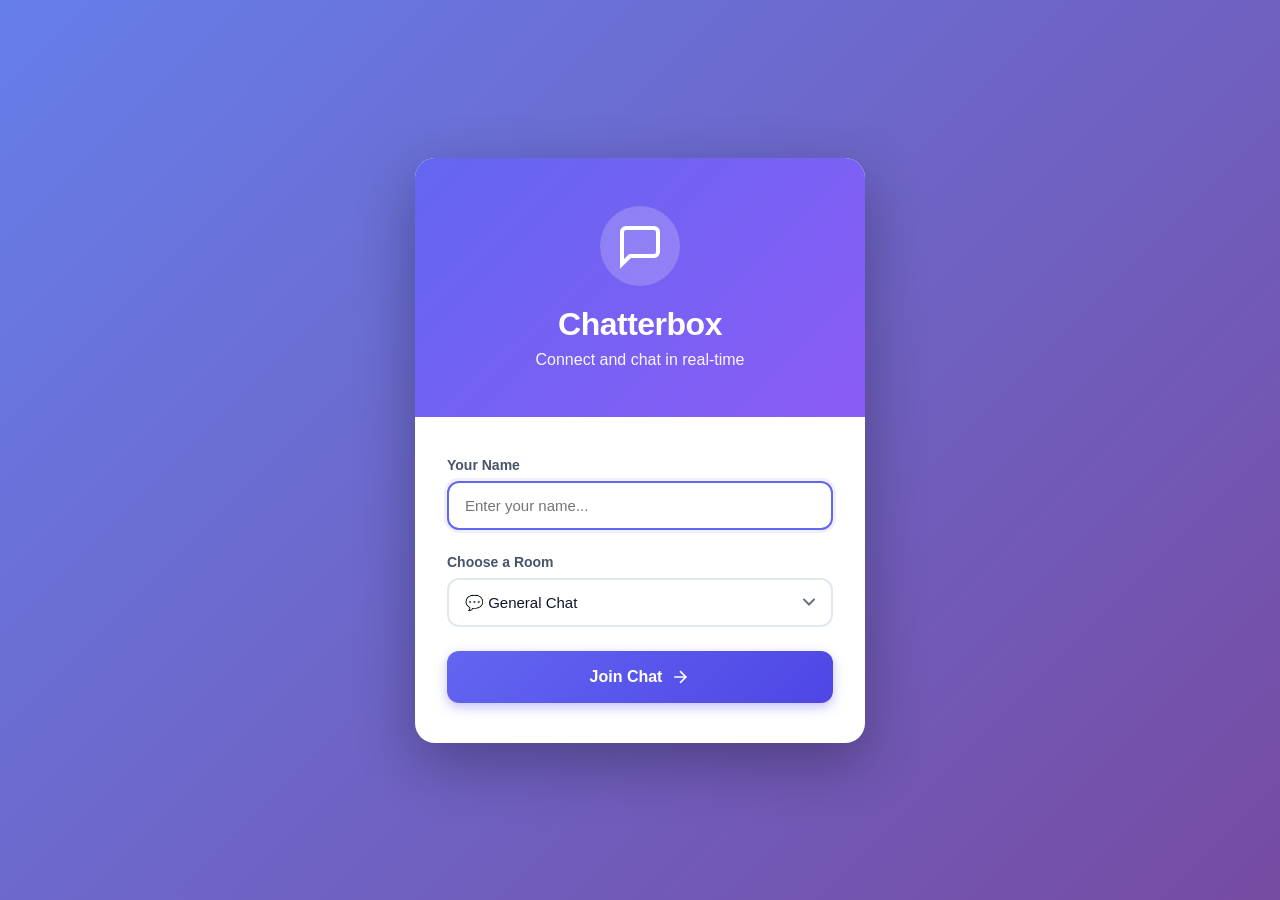
<file: infosys milestones/Websocket_Project-main/index.html>
<!DOCTYPE html>
<html lang="en">
<head>
    <meta charset="UTF-8">
    <meta name="viewport" content="width=device-width, initial-scale=1.0">
    <title>Chatterbox - Real-time Chat Application</title>
    <link rel="stylesheet" href="styles.css">
</head>
<body>
    <!-- Login Screen -->
    <div id="loginScreen" class="login-screen">
        <div class="login-container">
            <div class="login-header">
                <div class="logo">
                    <svg width="48" height="48" viewBox="0 0 24 24" fill="none" stroke="currentColor" stroke-width="2">
                        <path d="M21 15a2 2 0 0 1-2 2H7l-4 4V5a2 2 0 0 1 2-2h14a2 2 0 0 1 2 2z"></path>
                    </svg>
                </div>
                <h1>Chatterbox</h1>
                <p>Connect and chat in real-time</p>
            </div>
            
            <div class="login-form">
                <div class="input-group">
                    <label for="usernameInput">Your Name</label>
                    <input 
                        type="text" 
                        id="usernameInput" 
                        placeholder="Enter your name..."
                        maxlength="20"
                        autocomplete="off"
                    >
                </div>
                
                <div class="input-group">
                    <label for="roomSelect">Choose a Room</label>
                    <select id="roomSelect">
                        <option value="general">💬 General Chat</option>
                        <option value="tech">💻 Tech Talk</option>
                        <option value="fun">🎮 Fun & Games</option>
                        <option value="random">🎲 Random</option>
                    </select>
                </div>
                
                <button id="joinBtn" class="join-btn">
                    <span>Join Chat</span>
                    <svg width="20" height="20" viewBox="0 0 24 24" fill="none" stroke="currentColor" stroke-width="2">
                        <path d="M5 12h14m-7-7l7 7-7 7"/>
                    </svg>
                </button>
            </div>
        </div>
    </div>

    <!-- Main Chat Screen -->
    <div id="chatScreen" class="chat-screen hidden">
        <!-- Header -->
        <header class="chat-header">
            <div class="header-left">
                <div class="room-icon">
                    <svg width="24" height="24" viewBox="0 0 24 24" fill="none" stroke="currentColor" stroke-width="2">
                        <path d="M21 15a2 2 0 0 1-2 2H7l-4 4V5a2 2 0 0 1 2-2h14a2 2 0 0 1 2 2z"></path>
                    </svg>
                </div>
                <div class="room-info">
                    <h2 id="currentRoom">General Chat</h2>
                    <div class="online-status">
                        <span class="status-dot"></span>
                        <span id="onlineCount">0 online</span>
                    </div>
                </div>
            </div>
            
            <div class="header-actions">
                <button id="roomSwitchBtn" class="icon-btn" title="Switch Room">
                    <svg width="20" height="20" viewBox="0 0 24 24" fill="none" stroke="currentColor" stroke-width="2">
                        <path d="M3 9l9-7 9 7v11a2 2 0 0 1-2 2H5a2 2 0 0 1-2-2z"></path>
                    </svg>
                </button>
                <button id="leaveBtn" class="icon-btn" title="Leave Chat">
                    <svg width="20" height="20" viewBox="0 0 24 24" fill="none" stroke="currentColor" stroke-width="2">
                        <path d="M9 21H5a2 2 0 0 1-2-2V5a2 2 0 0 1 2-2h4m7 14l5-5-5-5m5 5H9"/>
                    </svg>
                </button>
            </div>
        </header>

        <!-- Room Switcher Modal -->
        <div id="roomModal" class="modal hidden">
            <div class="modal-content">
                <div class="modal-header">
                    <h3>Switch Room</h3>
                    <button class="close-modal">×</button>
                </div>
                <div class="room-list">
                    <div class="room-item" data-room="general">
                        <div class="room-emoji">💬</div>
                        <div class="room-details">
                            <div class="room-name">General Chat</div>
                            <div class="room-desc">Casual conversations</div>
                        </div>
                    </div>
                    <div class="room-item" data-room="tech">
                        <div class="room-emoji">💻</div>
                        <div class="room-details">
                            <div class="room-name">Tech Talk</div>
                            <div class="room-desc">Technology discussions</div>
                        </div>
                    </div>
                    <div class="room-item" data-room="fun">
                        <div class="room-emoji">🎮</div>
                        <div class="room-details">
                            <div class="room-name">Fun & Games</div>
                            <div class="room-desc">Entertainment zone</div>
                        </div>
                    </div>
                    <div class="room-item" data-room="random">
                        <div class="room-emoji">🎲</div>
                        <div class="room-details">
                            <div class="room-name">Random</div>
                            <div class="room-desc">Anything goes!</div>
                        </div>
                    </div>
                </div>
            </div>
        </div>

        <!-- Messages Container -->
        <div id="messagesContainer" class="messages-container">
            <div id="messagesList" class="messages-list">
                <!-- Messages will be appended here -->
            </div>
        </div>

        <!-- Typing Indicator -->
        <div id="typingIndicator" class="typing-indicator hidden">
            <div class="typing-dots">
                <span></span>
                <span></span>
                <span></span>
            </div>
            <span id="typingText"></span>
        </div>

        <!-- Input Area -->
        <div class="input-area">
            <div class="input-container">
                <input 
                    type="text" 
                    id="messageInput" 
                    placeholder="Type a message..."
                    autocomplete="off"
                    maxlength="500"
                >
                <button id="sendBtn" class="send-btn" disabled>
                    <svg width="24" height="24" viewBox="0 0 24 24" fill="none" stroke="currentColor" stroke-width="2">
                        <path d="M22 2L11 13M22 2l-7 20-4-9-9-4 20-7z"/>
                    </svg>
                </button>
            </div>
        </div>

        <!-- Connection Status -->
        <div id="connectionStatus" class="connection-status hidden">
            <div class="status-content">
                <div class="spinner"></div>
                <span id="statusText">Connecting...</span>
            </div>
        </div>
    </div>

    <script src="app.js"></script>
</body>
</html>
</file>
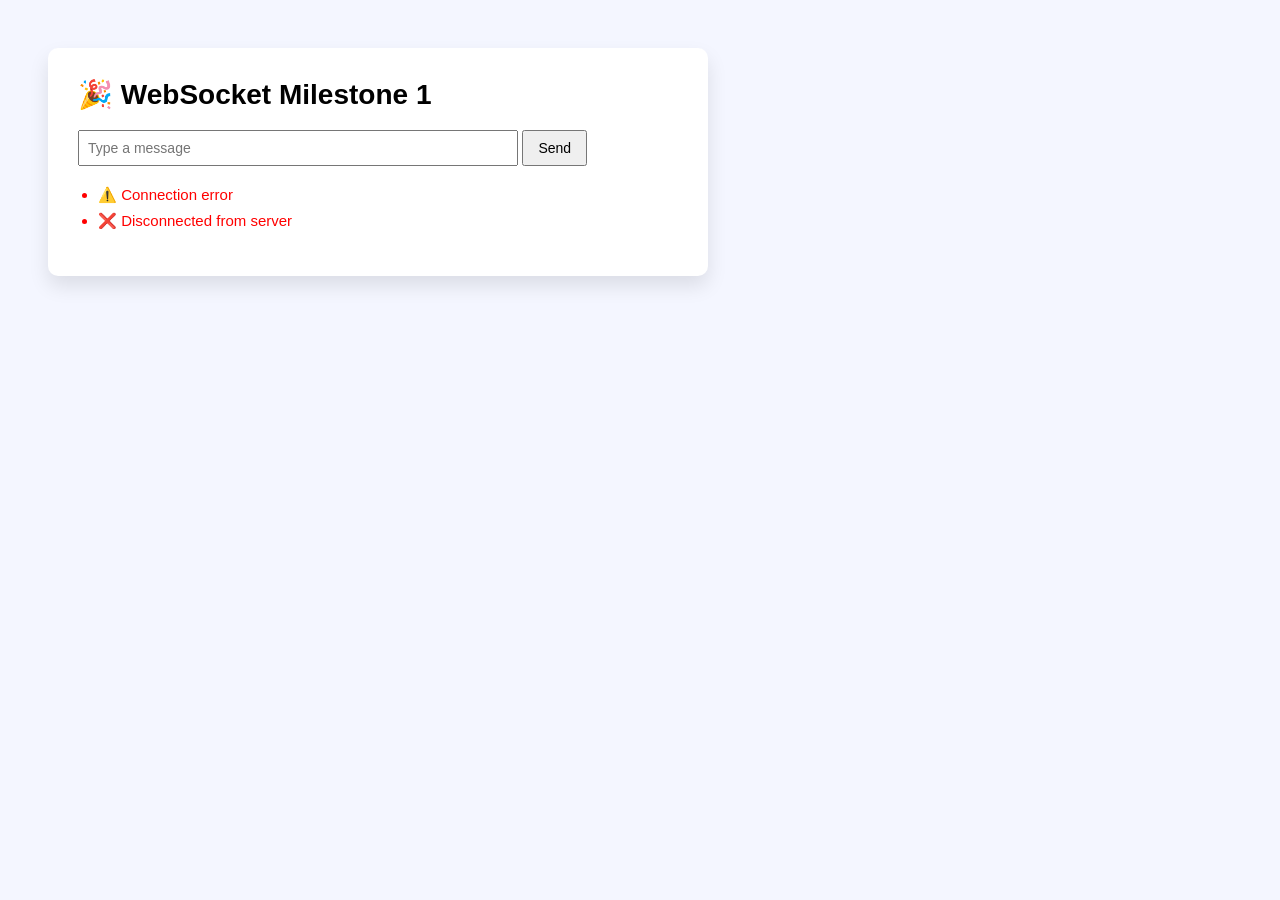
<file: infosys milestones/milestone1/index1.html>
<!DOCTYPE html>
<html lang="en">
<head>
    <meta charset="UTF-8">
    <title>WebSocket Milestone 1</title>

    <style>
        body {
            font-family: "Segoe UI", Arial, sans-serif;
            background: #f4f6ff;
            padding: 40px;
        }

        .chat-container {
            background: white;
            width: 600px;
            padding: 30px;
            border-radius: 10px;
            box-shadow: 0 10px 20px rgba(0,0,0,0.1);
        }

        h1 {
            margin-top: 0;
            font-size: 28px;
        }

        input {
            padding: 8px;
            width: 70%;
            font-size: 14px;
        }

        button {
            padding: 8px 14px;
            font-size: 14px;
            cursor: pointer;
        }

        ul {
            margin-top: 20px;
            padding-left: 20px;
        }

        li {
            margin-bottom: 8px;
            font-size: 15px;
        }

        .success { color: green; }
        .error { color: red; }
    </style>
</head>

<body>

<div class="chat-container">
    <h1>🎉 WebSocket Milestone 1</h1>

    <input id="msg" placeholder="Type a message">
    <button onclick="sendMessage()">Send</button>

    <ul id="log"></ul>
</div>

<script>
    const log = document.getElementById("log");
    let socket;

    function addMessage(text, cls="") {
        const li = document.createElement("li");
        li.textContent = text;
        if (cls) li.className = cls;
        log.appendChild(li);
    }

    function connectWebSocket() {
        socket = new WebSocket("ws://127.0.0.1:8000/websocket");

        socket.onopen = () => {
            addMessage("✅ Connected to server", "success");
        };

        socket.onmessage = (event) => {
            addMessage(event.data);
        };

        socket.onerror = () => {
            addMessage("⚠️ Connection error", "error");
        };

        socket.onclose = () => {
            addMessage("❌ Disconnected from server", "error");
        };
    }

    function sendMessage() {
        const input = document.getElementById("msg");

        if (socket && socket.readyState === WebSocket.OPEN) {
            addMessage("Client: " + input.value);
            socket.send(input.value);
            input.value = "";
        } else {
            alert("WebSocket not connected");
        }
    }

    // Connect AFTER page loads
    window.onload = connectWebSocket;
</script>


</body>
</html>
</file>
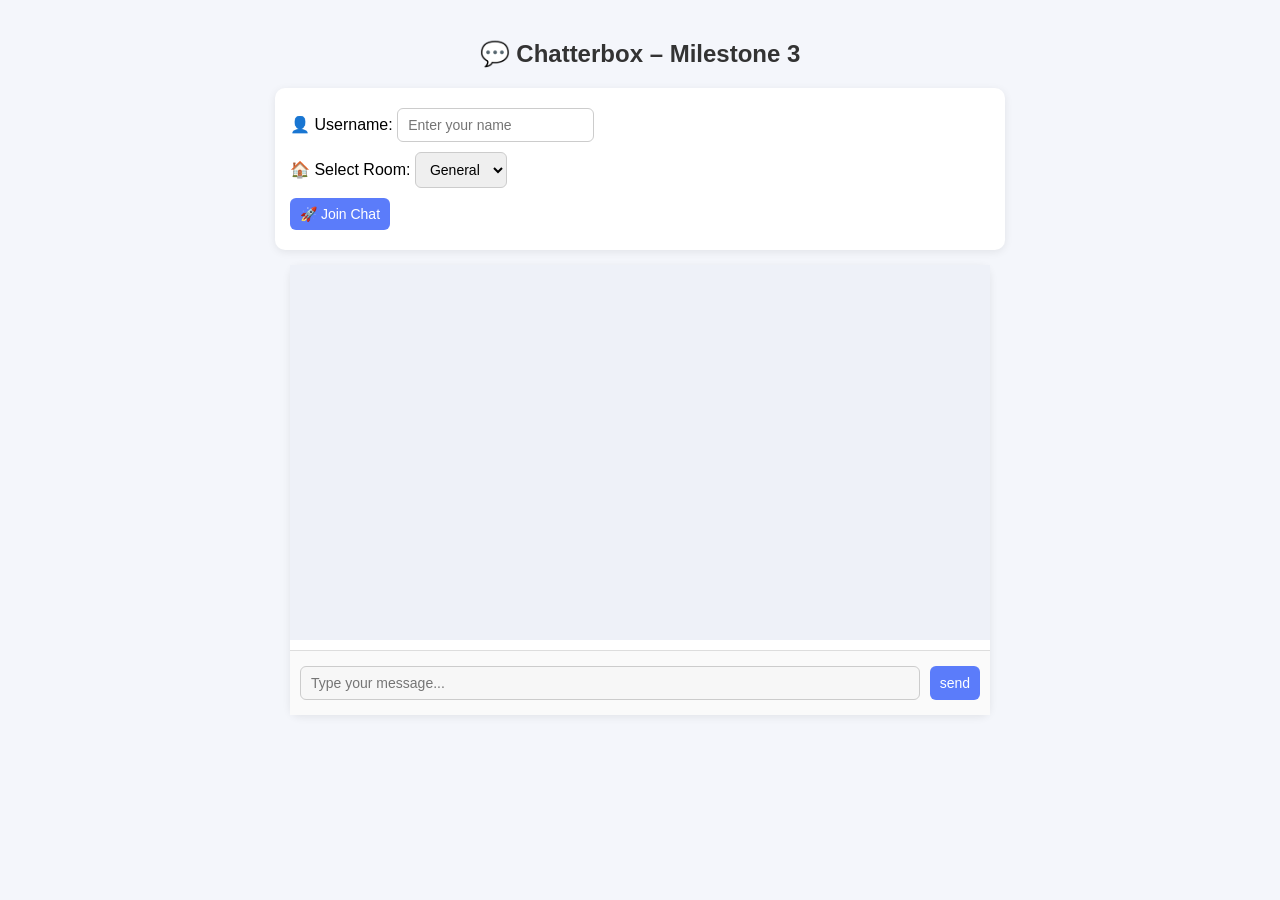
<file: infosys milestones/milestone3/index3.html>
<!DOCTYPE html>
<html>
<head>
    <title>Chatterbox – Milestone 3</title>

    <style>
        body {
            font-family: "Segoe UI", Arial, sans-serif;
            background: #f4f6fb;
            margin: 0;
            padding: 20px;
        }

        h2 {
            text-align: center;
            color: #333;
        }

        .join-box {
            background: white;
            padding: 15px;
            border-radius: 10px;
            max-width: 700px;
            margin: auto;
            box-shadow: 0 2px 8px rgba(0,0,0,0.08);
        }

        label {
            font-weight: 500;
        }

        input, select, button {
            padding: 8px 10px;
            margin: 5px 0;
            border-radius: 6px;
            border: 1px solid #ccc;
            font-size: 14px;
        }

        button {
            cursor: pointer;
            background: #5b7cfa;
            color: white;
            border: none;
        }

        button:hover {
            background: #4666e5;
        }

        .chat-container {
            max-width: 700px;
            margin: 15px auto;
            background: white;
            border-radius: 10px;
            box-shadow: 0 2px 8px rgba(0,0,0,0.08);
            display: flex;
            flex-direction: column;
            height: 450px;
        }

        #chat {
            flex: 1;
            padding: 15px;
            overflow-y: auto;
            background: #eef1f8;
        }

        .message {
            max-width: 65%;
            padding: 10px 14px;
            margin-bottom: 10px;
            border-radius: 18px;
            font-size: 14px;
            line-height: 1.4;
            word-wrap: break-word;
        }

        .my-message {
            background: #e7c6f8;
            margin-left: auto;
            border-bottom-right-radius: 5px;
        }

        .other-message {
            background: #ffffff;
            margin-right: auto;
            border-bottom-left-radius: 5px;
        }

        .username {
            font-size: 12px;
            font-weight: 600;
            margin-bottom: 3px;
            color: #555;
        }

        .system {
            text-align: center;
            font-style: italic;
            color: #777;
            font-size: 13px;
            margin: 10px 0;
        }

        #typing {
            font-size: 13px;
            color: #31b167;
            padding: 5px 15px;
        }

        .input-area {
            display: flex;
            padding: 10px;
            border-top: 1px solid #ddd;
            background: #fafafa;
        }

        .input-area input {
            flex: 1;
            margin-right: 10px;
        }
    </style>
</head>

<body>

<h2>💬 Chatterbox – Milestone 3</h2>

<div class="join-box">
    <label>👤 Username:</label>
    <input id="username" placeholder="Enter your name"><br>

    <label>🏠 Select Room:</label>
    <select id="room">
        <option value="general">General</option>
        <option value="tech">Tech</option>
        <option value="fun">Fun</option>
    </select><br>

    <button onclick="joinChat()">🚀 Join Chat</button>
</div>

<div class="chat-container">
    <div id="chat"></div>
    <div id="typing"></div>

    <div class="input-area">
        <input id="msg" placeholder="Type your message..." disabled>
        <button id="sendBtn" onclick="sendMessage()" disabled>send</button>
    </div>
</div>

<script>
    let socket = null;
    let currentUser = "";

    const chat = document.getElementById("chat");
    const typingDiv = document.getElementById("typing");
    const msgInput = document.getElementById("msg");
    const sendBtn = document.getElementById("sendBtn");

    function joinChat() {
        const username = document.getElementById("username").value;
        const room = document.getElementById("room").value;

        if (!username) {
            alert("Please enter username");
            return;
        }

        currentUser = username;

        socket = new WebSocket("ws://localhost:8000/ws");

        socket.onopen = () => {
            socket.send(JSON.stringify({
                type: "join",
                username: username,
                room: room
            }));

            msgInput.disabled = false;
            sendBtn.disabled = false;
        };

        socket.onmessage = (event) => {
            const data = JSON.parse(event.data);

            if (data.type === "system") {
                addSystemMessage(data.message);
            }

            if (data.type === "chat") {
                addChatMessage(data.username, data.message);
            }

            if (data.type === "typing") {
                typingDiv.innerText = `✍️ ${data.username} is typing...`;
            }

            if (data.type === "stop_typing") {
                typingDiv.innerText = "";
            }
        };
    }

    function addChatMessage(username, message) {
        const div = document.createElement("div");
        div.classList.add("message");

        if (username === currentUser) {
            div.classList.add("my-message");
            div.innerText = message;
        } else {
            div.classList.add("other-message");
            div.innerHTML = `<div class="username">${username}</div>${message}`;
        }

        chat.appendChild(div);
        chat.scrollTop = chat.scrollHeight;
    }

    function addSystemMessage(message) {
        const div = document.createElement("div");
        div.classList.add("system");
        div.innerText = message;
        chat.appendChild(div);
        chat.scrollTop = chat.scrollHeight;
    }

    function sendMessage() {
        if (msgInput.value.trim() === "") return;

        socket.send(JSON.stringify({
            type: "chat",
            message: msgInput.value
        }));

        msgInput.value = "";
        socket.send(JSON.stringify({ type: "stop_typing" }));
    }

    msgInput.addEventListener("input", () => {
        if (socket) {
            socket.send(JSON.stringify({ type: "typing" }));
        }
    });
</script>

</body>
</html>
</file>
<file: infosys milestones/Websocket_Project-main/styles.css>
/* ============================================
   CHATTERBOX - PROFESSIONAL CHAT UI STYLES
   ============================================ */

/* ========== RESET & BASE STYLES ========== */
* {
    margin: 0;
    padding: 0;
    box-sizing: border-box;
}

:root {
    /* Color Palette */
    --primary: #6366f1;
    --primary-dark: #4f46e5;
    --primary-light: #818cf8;
    --secondary: #8b5cf6;
    --accent: #06b6d4;
    --success: #10b981;
    --warning: #f59e0b;
    --danger: #ef4444;
    
    /* Neutral Colors */
    --gray-50: #f9fafb;
    --gray-100: #f3f4f6;
    --gray-200: #e5e7eb;
    --gray-300: #d1d5db;
    --gray-400: #9ca3af;
    --gray-500: #6b7280;
    --gray-600: #4b5563;
    --gray-700: #374151;
    --gray-800: #1f2937;
    --gray-900: #111827;
    
    /* UI Colors */
    --bg-main: #ffffff;
    --bg-secondary: #f8fafc;
    --bg-tertiary: #f1f5f9;
    --text-primary: #0f172a;
    --text-secondary: #475569;
    --text-muted: #94a3b8;
    --border: #e2e8f0;
    --shadow: rgba(0, 0, 0, 0.1);
    --shadow-lg: rgba(0, 0, 0, 0.15);
    
    /* Spacing */
    --radius-sm: 8px;
    --radius-md: 12px;
    --radius-lg: 16px;
    --radius-xl: 20px;
    
    /* Transitions */
    --transition-fast: 150ms ease;
    --transition-base: 250ms ease;
    --transition-slow: 350ms ease;
}

body {
    font-family: -apple-system, BlinkMacSystemFont, 'Segoe UI', 'Roboto', 'Oxygen',
        'Ubuntu', 'Cantarell', 'Fira Sans', 'Droid Sans', 'Helvetica Neue', sans-serif;
    -webkit-font-smoothing: antialiased;
    -moz-osx-font-smoothing: grayscale;
    background: linear-gradient(135deg, #667eea 0%, #764ba2 100%);
    min-height: 100vh;
    display: flex;
    align-items: center;
    justify-content: center;
    padding: 20px;
    color: var(--text-primary);
}

.hidden {
    display: none !important;
}

/* ========== LOGIN SCREEN ========== */
.login-screen {
    width: 100%;
    max-width: 450px;
    animation: fadeInScale 0.4s ease;
}

@keyframes fadeInScale {
    from {
        opacity: 0;
        transform: scale(0.95);
    }
    to {
        opacity: 1;
        transform: scale(1);
    }
}

.login-container {
    background: var(--bg-main);
    border-radius: var(--radius-xl);
    box-shadow: 0 20px 60px rgba(0, 0, 0, 0.3);
    overflow: hidden;
}

.login-header {
    background: linear-gradient(135deg, var(--primary) 0%, var(--secondary) 100%);
    color: white;
    padding: 48px 32px;
    text-align: center;
}

.logo {
    width: 80px;
    height: 80px;
    background: rgba(255, 255, 255, 0.2);
    border-radius: 50%;
    margin: 0 auto 20px;
    display: flex;
    align-items: center;
    justify-content: center;
    backdrop-filter: blur(10px);
    animation: float 3s ease-in-out infinite;
}

@keyframes float {
    0%, 100% {
        transform: translateY(0);
    }
    50% {
        transform: translateY(-10px);
    }
}

.login-header h1 {
    font-size: 32px;
    font-weight: 700;
    margin-bottom: 8px;
    letter-spacing: -0.5px;
}

.login-header p {
    font-size: 16px;
    opacity: 0.95;
    font-weight: 400;
}

.login-form {
    padding: 40px 32px;
}

.input-group {
    margin-bottom: 24px;
}

.input-group label {
    display: block;
    font-size: 14px;
    font-weight: 600;
    color: var(--text-secondary);
    margin-bottom: 8px;
}

.input-group input,
.input-group select {
    width: 100%;
    padding: 14px 16px;
    font-size: 15px;
    border: 2px solid var(--border);
    border-radius: var(--radius-md);
    background: var(--bg-main);
    color: var(--text-primary);
    transition: all var(--transition-base);
    font-family: inherit;
}

.input-group input:focus,
.input-group select:focus {
    outline: none;
    border-color: var(--primary);
    box-shadow: 0 0 0 3px rgba(99, 102, 241, 0.1);
}

.input-group select {
    cursor: pointer;
    appearance: none;
    background-image: url("data:image/svg+xml,%3Csvg width='12' height='8' viewBox='0 0 12 8' fill='none' xmlns='http://www.w3.org/2000/svg'%3E%3Cpath d='M1 1.5L6 6.5L11 1.5' stroke='%236b7280' stroke-width='2' stroke-linecap='round'/%3E%3C/svg%3E");
    background-repeat: no-repeat;
    background-position: right 16px center;
    padding-right: 44px;
}

.join-btn {
    width: 100%;
    padding: 16px 24px;
    background: linear-gradient(135deg, var(--primary) 0%, var(--primary-dark) 100%);
    color: white;
    border: none;
    border-radius: var(--radius-md);
    font-size: 16px;
    font-weight: 600;
    cursor: pointer;
    display: flex;
    align-items: center;
    justify-content: center;
    gap: 8px;
    transition: all var(--transition-base);
    box-shadow: 0 4px 12px rgba(99, 102, 241, 0.4);
}

.join-btn:hover {
    transform: translateY(-2px);
    box-shadow: 0 6px 20px rgba(99, 102, 241, 0.5);
}

.join-btn:active {
    transform: translateY(0);
}

.join-btn svg {
    transition: transform var(--transition-base);
}

.join-btn:hover svg {
    transform: translateX(4px);
}

/* ========== CHAT SCREEN ========== */
.chat-screen {
    width: 100%;
    max-width: 900px;
    height: 90vh;
    max-height: 700px;
    background: var(--bg-main);
    border-radius: var(--radius-xl);
    box-shadow: 0 20px 60px rgba(0, 0, 0, 0.3);
    display: flex;
    flex-direction: column;
    overflow: hidden;
    animation: fadeInScale 0.4s ease;
}

/* ========== HEADER ========== */
.chat-header {
    background: linear-gradient(135deg, var(--primary) 0%, var(--secondary) 100%);
    color: white;
    padding: 20px 24px;
    display: flex;
    align-items: center;
    justify-content: space-between;
    box-shadow: 0 4px 12px rgba(0, 0, 0, 0.1);
}

.header-left {
    display: flex;
    align-items: center;
    gap: 16px;
}

.room-icon {
    width: 48px;
    height: 48px;
    background: rgba(255, 255, 255, 0.2);
    border-radius: var(--radius-md);
    display: flex;
    align-items: center;
    justify-content: center;
    backdrop-filter: blur(10px);
}

.room-info h2 {
    font-size: 20px;
    font-weight: 700;
    margin-bottom: 4px;
}

.online-status {
    display: flex;
    align-items: center;
    gap: 6px;
    font-size: 14px;
    opacity: 0.95;
}

.status-dot {
    width: 8px;
    height: 8px;
    background: var(--success);
    border-radius: 50%;
    animation: pulse 2s ease-in-out infinite;
}

@keyframes pulse {
    0%, 100% {
        opacity: 1;
    }
    50% {
        opacity: 0.5;
    }
}

.header-actions {
    display: flex;
    gap: 8px;
}

.icon-btn {
    width: 40px;
    height: 40px;
    background: rgba(255, 255, 255, 0.2);
    border: none;
    border-radius: var(--radius-md);
    color: white;
    cursor: pointer;
    display: flex;
    align-items: center;
    justify-content: center;
    transition: all var(--transition-base);
    backdrop-filter: blur(10px);
}

.icon-btn:hover {
    background: rgba(255, 255, 255, 0.3);
    transform: translateY(-2px);
}

/* ========== ROOM MODAL ========== */
.modal {
    position: fixed;
    top: 0;
    left: 0;
    width: 100%;
    height: 100%;
    background: rgba(0, 0, 0, 0.5);
    display: flex;
    align-items: center;
    justify-content: center;
    z-index: 1000;
    padding: 20px;
    animation: fadeIn 0.3s ease;
}

@keyframes fadeIn {
    from { opacity: 0; }
    to { opacity: 1; }
}

.modal-content {
    background: var(--bg-main);
    border-radius: var(--radius-lg);
    width: 100%;
    max-width: 400px;
    animation: slideUp 0.3s ease;
}

@keyframes slideUp {
    from {
        transform: translateY(20px);
        opacity: 0;
    }
    to {
        transform: translateY(0);
        opacity: 1;
    }
}

.modal-header {
    padding: 24px;
    border-bottom: 1px solid var(--border);
    display: flex;
    align-items: center;
    justify-content: space-between;
}

.modal-header h3 {
    font-size: 20px;
    font-weight: 700;
}

.close-modal {
    width: 32px;
    height: 32px;
    background: var(--gray-100);
    border: none;
    border-radius: 50%;
    font-size: 24px;
    color: var(--text-secondary);
    cursor: pointer;
    display: flex;
    align-items: center;
    justify-content: center;
    transition: all var(--transition-base);
}

.close-modal:hover {
    background: var(--gray-200);
    transform: rotate(90deg);
}

.room-list {
    padding: 12px;
}

.room-item {
    display: flex;
    align-items: center;
    gap: 16px;
    padding: 16px;
    border-radius: var(--radius-md);
    cursor: pointer;
    transition: all var(--transition-base);
}

.room-item:hover {
    background: var(--gray-50);
}

.room-item.active {
    background: linear-gradient(135deg, rgba(99, 102, 241, 0.1) 0%, rgba(139, 92, 246, 0.1) 100%);
    border: 2px solid var(--primary);
}

.room-emoji {
    font-size: 32px;
    width: 56px;
    height: 56px;
    background: var(--gray-100);
    border-radius: var(--radius-md);
    display: flex;
    align-items: center;
    justify-content: center;
}

.room-name {
    font-size: 16px;
    font-weight: 600;
    margin-bottom: 4px;
    color: var(--text-primary);
}

.room-desc {
    font-size: 14px;
    color: var(--text-muted);
}

/* ========== MESSAGES ========== */
.messages-container {
    flex: 1;
    overflow-y: auto;
    background: var(--bg-secondary);
    padding: 20px;
}

.messages-list {
    display: flex;
    flex-direction: column;
    gap: 16px;
}

.message {
    display: flex;
    gap: 12px;
    animation: messageSlideIn 0.3s ease;
}

@keyframes messageSlideIn {
    from {
        opacity: 0;
        transform: translateY(10px);
    }
    to {
        opacity: 1;
        transform: translateY(0);
    }
}

.message.own {
    flex-direction: row-reverse;
}

.message-avatar {
    width: 40px;
    height: 40px;
    border-radius: 50%;
    background: linear-gradient(135deg, var(--primary) 0%, var(--secondary) 100%);
    display: flex;
    align-items: center;
    justify-content: center;
    color: white;
    font-weight: 700;
    font-size: 16px;
    flex-shrink: 0;
    text-transform: uppercase;
}

.message.own .message-avatar {
    background: linear-gradient(135deg, var(--accent) 0%, var(--primary-light) 100%);
}

.message-content {
    max-width: 70%;
}

.message-header {
    display: flex;
    align-items: center;
    gap: 8px;
    margin-bottom: 6px;
}

.message.own .message-header {
    flex-direction: row-reverse;
}

.message-username {
    font-size: 14px;
    font-weight: 600;
    color: var(--text-primary);
}

.message-time {
    font-size: 12px;
    color: var(--text-muted);
}

.message-bubble {
    padding: 12px 16px;
    border-radius: var(--radius-md);
    background: white;
    color: var(--text-primary);
    font-size: 15px;
    line-height: 1.5;
    word-wrap: break-word;
    box-shadow: 0 2px 8px rgba(0, 0, 0, 0.05);
}

.message.own .message-bubble {
    background: linear-gradient(135deg, var(--primary) 0%, var(--primary-dark) 100%);
    color: white;
    border-bottom-right-radius: 4px;
}

.message:not(.own) .message-bubble {
    border-bottom-left-radius: 4px;
}

.system-message {
    text-align: center;
    font-size: 13px;
    color: var(--text-muted);
    padding: 8px;
    animation: fadeIn 0.3s ease;
}

.system-message-content {
    background: rgba(0, 0, 0, 0.03);
    padding: 6px 12px;
    border-radius: 12px;
    display: inline-block;
}

/* ========== TYPING INDICATOR ========== */
.typing-indicator {
    padding: 12px 24px;
    background: var(--bg-secondary);
    border-top: 1px solid var(--border);
    display: flex;
    align-items: center;
    gap: 10px;
    min-height: 50px;
}

.typing-dots {
    display: flex;
    gap: 4px;
}

.typing-dots span {
    width: 6px;
    height: 6px;
    background: var(--text-muted);
    border-radius: 50%;
    animation: typingBounce 1.4s ease-in-out infinite;
}

.typing-dots span:nth-child(2) {
    animation-delay: 0.2s;
}

.typing-dots span:nth-child(3) {
    animation-delay: 0.4s;
}

@keyframes typingBounce {
    0%, 60%, 100% {
        transform: translateY(0);
    }
    30% {
        transform: translateY(-8px);
    }
}

#typingText {
    font-size: 14px;
    color: var(--text-secondary);
    font-style: italic;
}

/* ========== INPUT AREA ========== */
.input-area {
    padding: 20px 24px;
    background: var(--bg-main);
    border-top: 1px solid var(--border);
}

.input-container {
    display: flex;
    gap: 12px;
    align-items: center;
}

#messageInput {
    flex: 1;
    padding: 14px 18px;
    font-size: 15px;
    border: 2px solid var(--border);
    border-radius: var(--radius-xl);
    background: var(--bg-secondary);
    color: var(--text-primary);
    transition: all var(--transition-base);
    font-family: inherit;
}

#messageInput:focus {
    outline: none;
    border-color: var(--primary);
    background: var(--bg-main);
    box-shadow: 0 0 0 3px rgba(99, 102, 241, 0.1);
}

.send-btn {
    width: 50px;
    height: 50px;
    background: linear-gradient(135deg, var(--primary) 0%, var(--primary-dark) 100%);
    border: none;
    border-radius: 50%;
    color: white;
    cursor: pointer;
    display: flex;
    align-items: center;
    justify-content: center;
    transition: all var(--transition-base);
    box-shadow: 0 4px 12px rgba(99, 102, 241, 0.3);
}

.send-btn:hover:not(:disabled) {
    transform: scale(1.05);
    box-shadow: 0 6px 20px rgba(99, 102, 241, 0.4);
}

.send-btn:active:not(:disabled) {
    transform: scale(0.95);
}

.send-btn:disabled {
    opacity: 0.5;
    cursor: not-allowed;
    box-shadow: none;
}

/* ========== CONNECTION STATUS ========== */
.connection-status {
    position: fixed;
    top: 20px;
    right: 20px;
    background: white;
    padding: 12px 20px;
    border-radius: var(--radius-md);
    box-shadow: 0 4px 12px var(--shadow-lg);
    z-index: 1000;
    animation: slideInRight 0.3s ease;
}

@keyframes slideInRight {
    from {
        transform: translateX(100%);
        opacity: 0;
    }
    to {
        transform: translateX(0);
        opacity: 1;
    }
}

.status-content {
    display: flex;
    align-items: center;
    gap: 12px;
}

.spinner {
    width: 20px;
    height: 20px;
    border: 3px solid var(--gray-200);
    border-top-color: var(--primary);
    border-radius: 50%;
    animation: spin 1s linear infinite;
}

@keyframes spin {
    to { transform: rotate(360deg); }
}

#statusText {
    font-size: 14px;
    font-weight: 600;
    color: var(--text-primary);
}

/* ========== SCROLLBAR STYLING ========== */
.messages-container::-webkit-scrollbar {
    width: 8px;
}

.messages-container::-webkit-scrollbar-track {
    background: transparent;
}

.messages-container::-webkit-scrollbar-thumb {
    background: var(--gray-300);
    border-radius: 4px;
}

.messages-container::-webkit-scrollbar-thumb:hover {
    background: var(--gray-400);
}

/* ========== RESPONSIVE DESIGN ========== */
@media (max-width: 768px) {
    body {
        padding: 0;
    }
    
    .chat-screen {
        max-width: 100%;
        height: 100vh;
        max-height: 100vh;
        border-radius: 0;
    }
    
    .login-screen {
        max-width: 100%;
    }
    
    .message-content {
        max-width: 85%;
    }
    
    .chat-header {
        padding: 16px;
    }
    
    .room-info h2 {
        font-size: 18px;
    }
    
    .header-actions {
        gap: 4px;
    }
    
    .icon-btn {
        width: 36px;
        height: 36px;
    }
    
    .connection-status {
        top: 10px;
        right: 10px;
        left: 10px;
    }
}

@media (max-width: 480px) {
    .login-form {
        padding: 32px 24px;
    }
    
    .login-header {
        padding: 40px 24px;
    }
    
    .login-header h1 {
        font-size: 28px;
    }
    
    .messages-container {
        padding: 16px;
    }
    
    .input-area {
        padding: 16px;
    }
}
</file>
